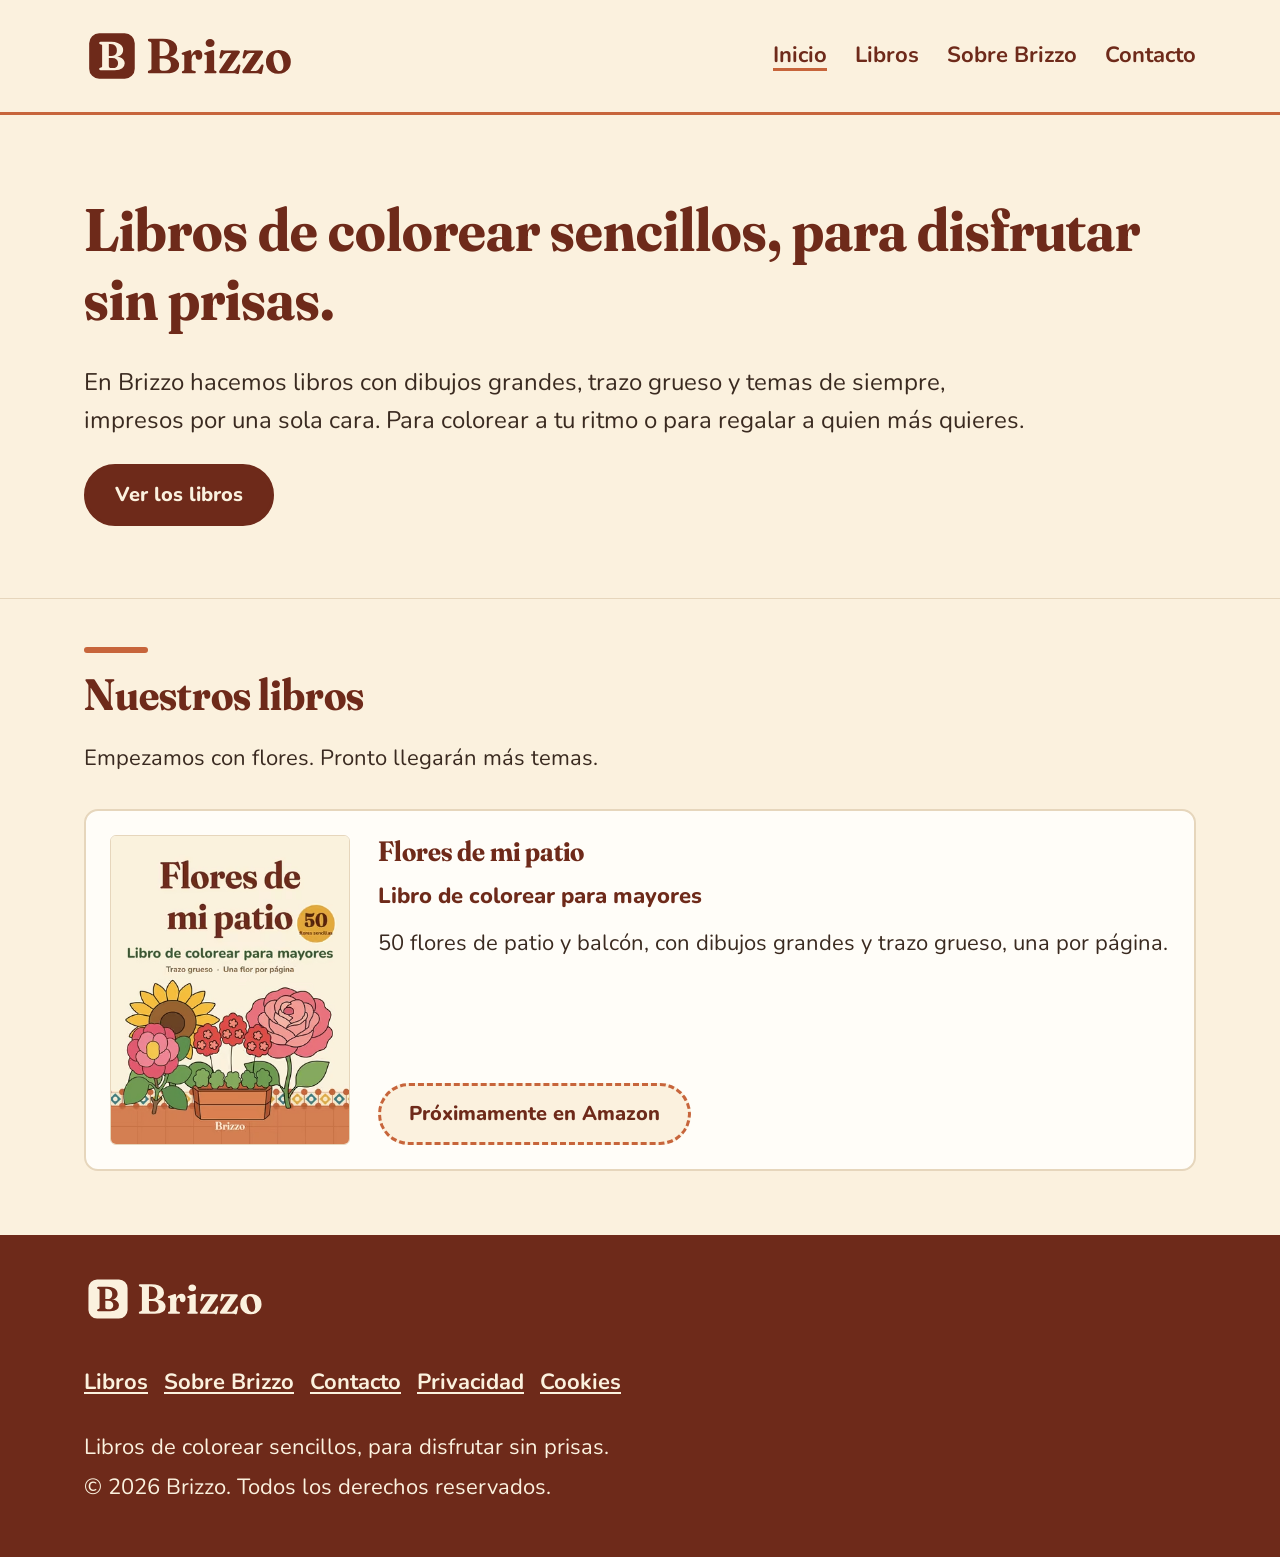
<file: index.html>
<!doctype html>
<html lang="es">
<head>
<meta charset="utf-8">
<meta name="viewport" content="width=device-width, initial-scale=1">
<title>Brizzo · Libros de colorear sencillos</title>
<meta name="description" content="Libros de colorear con dibujos grandes, trazo grueso y temas de siempre, impresos por una sola cara. Para colorear a tu ritmo o para regalar.">
<link rel="canonical" href="https://brizzo.es/">
<link rel="icon" href="/assets/favicon.ico" sizes="32x32">
<link rel="icon" href="/assets/favicon.svg" type="image/svg+xml">
<link rel="apple-touch-icon" href="/assets/apple-touch-icon.png">
<link rel="manifest" href="/assets/site.webmanifest">
<link rel="preload" href="/assets/fonts/fraunces-latin.woff2" as="font" type="font/woff2" crossorigin>
<link rel="preload" href="/assets/fonts/nunito-latin.woff2" as="font" type="font/woff2" crossorigin>
<link rel="stylesheet" href="/assets/css/estilo.css">
<meta name="theme-color" content="#FBF1DE">
</head>
<body>
<a class="saltar" href="#contenido">Saltar al contenido</a>
<header class="cabecera">
  <div class="envoltorio">
    <a class="marca" href="index.html"><img src="/assets/marca/brizzo-logo-c-claro.svg" width="213" height="56" alt="Brizzo – inicio"></a>
    <nav class="menu" aria-label="Principal"><ul><li><a href="index.html" aria-current="page">Inicio</a></li><li><a href="index.html#libros">Libros</a></li><li><a href="sobre.html">Sobre Brizzo</a></li><li><a href="contacto.html">Contacto</a></li></ul></nav>
  </div>
</header>
<main id="contenido">
<section class="portada">
  <div class="envoltorio">
    <h1>Libros de colorear sencillos, para disfrutar sin prisas.</h1>
    <p>En Brizzo hacemos libros con dibujos grandes, trazo grueso y temas de siempre, impresos por una sola cara. Para colorear a tu ritmo o para regalar a quien más quieres.</p>
    <a class="boton" href="#libros">Ver los libros</a>
  </div>
</section>
<section class="libros" id="libros" aria-labelledby="titulo-libros">
  <div class="envoltorio">
    <h2 class="acento" id="titulo-libros">Nuestros libros</h2>
    <p class="libros__entradilla">Empezamos con flores. Pronto llegarán más temas.</p>
    <ul class="rejilla">
    <li class="libro">
      <picture>
        <source type="image/avif" srcset="/assets/img/livros/01-flores-de-mi-patio-360.avif 360w, /assets/img/livros/01-flores-de-mi-patio-540.avif 540w, /assets/img/livros/01-flores-de-mi-patio-720.avif 720w" sizes="(min-width: 48rem) 15rem, 90vw">
        <source type="image/webp" srcset="/assets/img/livros/01-flores-de-mi-patio-360.webp 360w, /assets/img/livros/01-flores-de-mi-patio-540.webp 540w, /assets/img/livros/01-flores-de-mi-patio-720.webp 720w" sizes="(min-width: 48rem) 15rem, 90vw">
        <img src="/assets/img/livros/01-flores-de-mi-patio-540.jpg" width="540" height="699" alt="Portada de «Flores de mi patio»: un girasol, una camelia, geranios en una jardinera y una rosa sobre un suelo de barro con una cenefa de azulejos." loading="eager">
      </picture>
      <h3>Flores de mi patio</h3>
      <p class="libro__etiqueta">Libro de colorear para mayores</p>
      <p class="libro__frase">50 flores de patio y balcón, con dibujos grandes y trazo grueso, una por página.</p>
      <span class="boton boton--pendiente" role="note">Próximamente en Amazon</span>
    </li>
    </ul>
  </div>
</section>
</main>
<footer class="pie">
  <div class="envoltorio">
    <a class="marca" href="index.html"><img src="/assets/marca/brizzo-logo-c-escuro.svg" width="182" height="48" alt="Brizzo – inicio" loading="lazy"></a>
    <nav aria-label="Pie de página"><ul><li><a href="index.html#libros">Libros</a></li><li><a href="sobre.html">Sobre Brizzo</a></li><li><a href="contacto.html">Contacto</a></li><li><a href="privacidad.html">Privacidad</a></li><li><a href="cookies.html">Cookies</a></li></ul></nav>
    <p>Libros de colorear sencillos, para disfrutar sin prisas.</p>
    <p>© 2026 Brizzo. Todos los derechos reservados.</p>
  </div>
</footer>
</body>
</html>
</file>
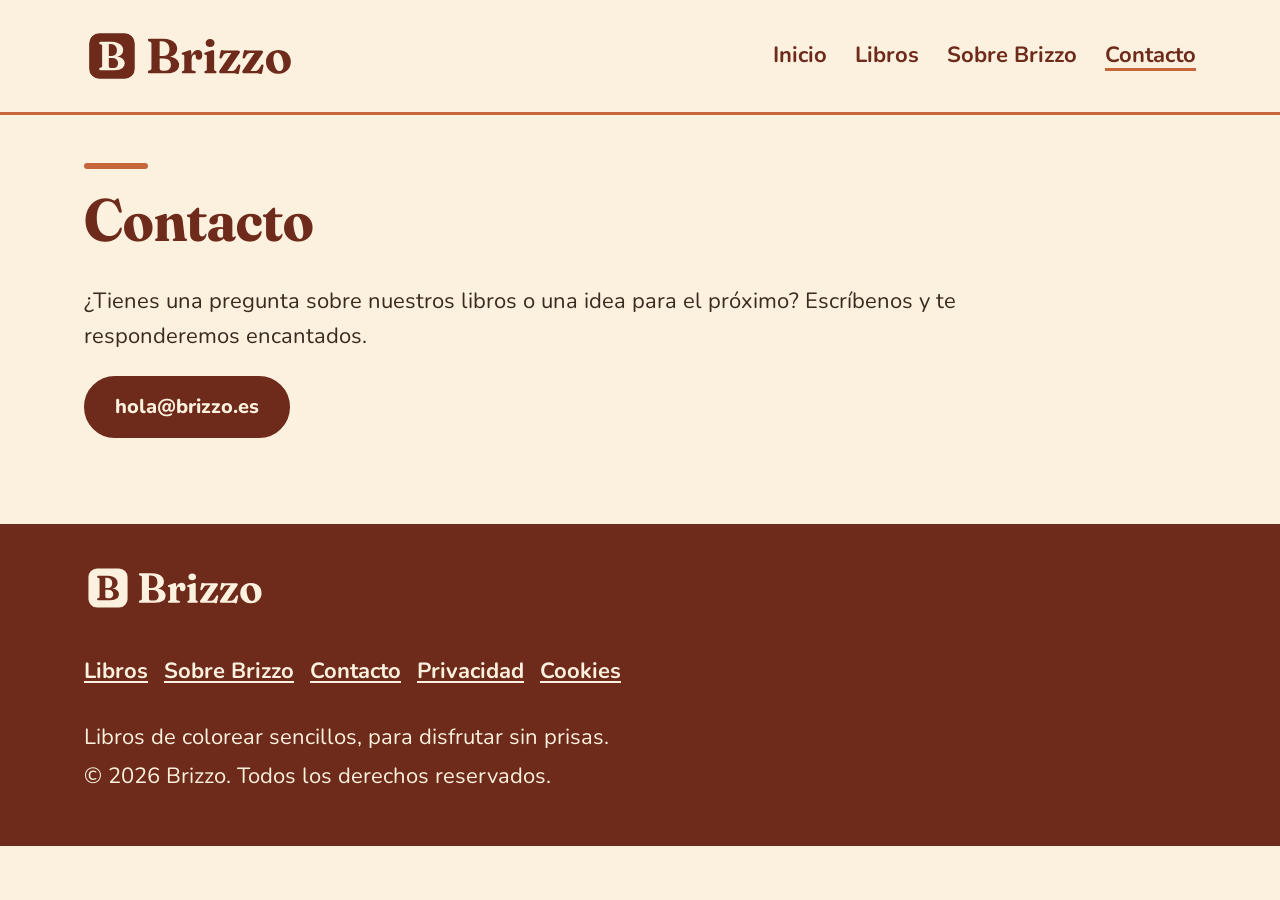
<file: contacto.html>
<!doctype html>
<html lang="es">
<head>
<meta charset="utf-8">
<meta name="viewport" content="width=device-width, initial-scale=1">
<title>Contacto · Brizzo</title>
<meta name="description" content="¿Tienes una pregunta o una idea para un próximo libro de colorear? Escríbenos a Brizzo y te responderemos encantados.">
<link rel="canonical" href="https://brizzo.es/contacto.html">
<link rel="icon" href="/assets/favicon.ico" sizes="32x32">
<link rel="icon" href="/assets/favicon.svg" type="image/svg+xml">
<link rel="apple-touch-icon" href="/assets/apple-touch-icon.png">
<link rel="manifest" href="/assets/site.webmanifest">
<link rel="preload" href="/assets/fonts/fraunces-latin.woff2" as="font" type="font/woff2" crossorigin>
<link rel="preload" href="/assets/fonts/nunito-latin.woff2" as="font" type="font/woff2" crossorigin>
<link rel="stylesheet" href="/assets/css/estilo.css">
<meta name="theme-color" content="#FBF1DE">
</head>
<body>
<a class="saltar" href="#contenido">Saltar al contenido</a>
<header class="cabecera">
  <div class="envoltorio">
    <a class="marca" href="index.html"><img src="/assets/marca/brizzo-logo-c-claro.svg" width="213" height="56" alt="Brizzo – inicio"></a>
    <nav class="menu" aria-label="Principal"><ul><li><a href="index.html">Inicio</a></li><li><a href="index.html#libros">Libros</a></li><li><a href="sobre.html">Sobre Brizzo</a></li><li><a href="contacto.html" aria-current="page">Contacto</a></li></ul></nav>
  </div>
</header>
<main id="contenido">
<article class="pagina">
  <div class="envoltorio">
    <h1 class="acento">Contacto</h1>
    <p>¿Tienes una pregunta sobre nuestros libros o una idea para el próximo? Escríbenos y te responderemos encantados.</p>
    <p><a class="boton" href="mailto:hola@brizzo.es">hola@brizzo.es</a></p>
  </div>
</article>
</main>
<footer class="pie">
  <div class="envoltorio">
    <a class="marca" href="index.html"><img src="/assets/marca/brizzo-logo-c-escuro.svg" width="182" height="48" alt="Brizzo – inicio" loading="lazy"></a>
    <nav aria-label="Pie de página"><ul><li><a href="index.html#libros">Libros</a></li><li><a href="sobre.html">Sobre Brizzo</a></li><li><a href="contacto.html">Contacto</a></li><li><a href="privacidad.html">Privacidad</a></li><li><a href="cookies.html">Cookies</a></li></ul></nav>
    <p>Libros de colorear sencillos, para disfrutar sin prisas.</p>
    <p>© 2026 Brizzo. Todos los derechos reservados.</p>
  </div>
</footer>
</body>
</html>
</file>
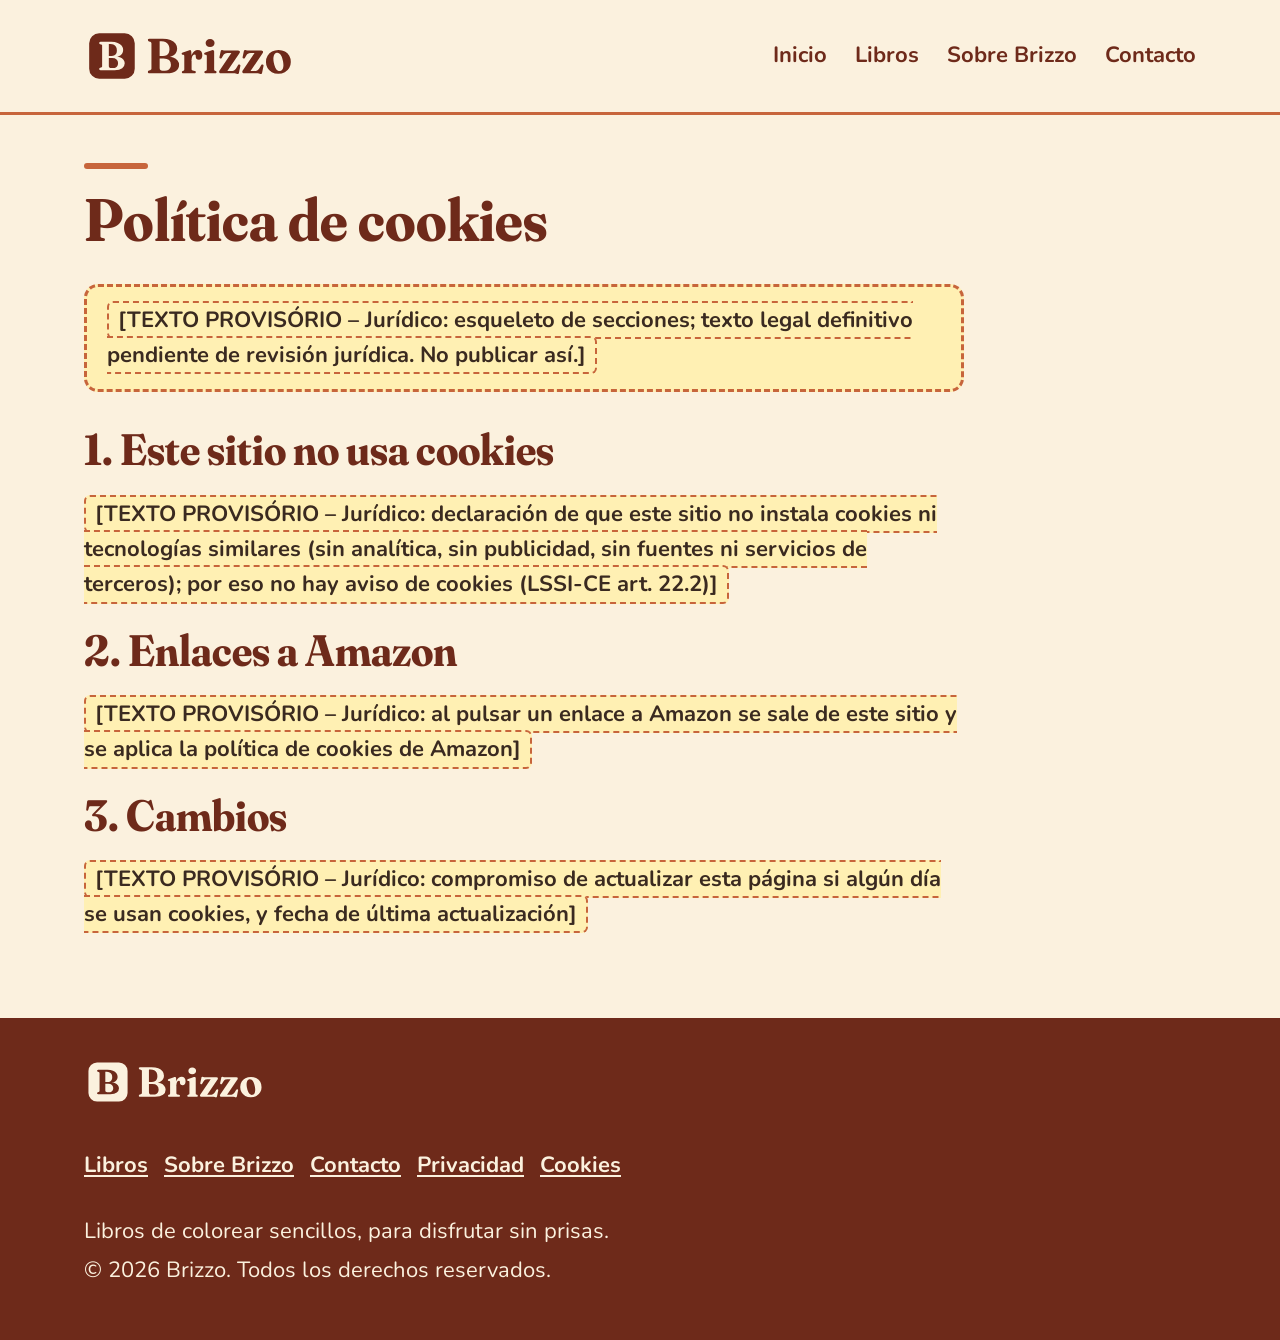
<file: cookies.html>
<!doctype html>
<html lang="es">
<head>
<meta charset="utf-8">
<meta name="viewport" content="width=device-width, initial-scale=1">
<title>Cookies · Brizzo</title>
<link rel="canonical" href="https://brizzo.es/cookies.html">
<link rel="icon" href="/assets/favicon.ico" sizes="32x32">
<link rel="icon" href="/assets/favicon.svg" type="image/svg+xml">
<link rel="apple-touch-icon" href="/assets/apple-touch-icon.png">
<link rel="manifest" href="/assets/site.webmanifest">
<link rel="preload" href="/assets/fonts/fraunces-latin.woff2" as="font" type="font/woff2" crossorigin>
<link rel="preload" href="/assets/fonts/nunito-latin.woff2" as="font" type="font/woff2" crossorigin>
<link rel="stylesheet" href="/assets/css/estilo.css">
<meta name="theme-color" content="#FBF1DE">
</head>
<body>
<a class="saltar" href="#contenido">Saltar al contenido</a>
<header class="cabecera">
  <div class="envoltorio">
    <a class="marca" href="index.html"><img src="/assets/marca/brizzo-logo-c-claro.svg" width="213" height="56" alt="Brizzo – inicio"></a>
    <nav class="menu" aria-label="Principal"><ul><li><a href="index.html">Inicio</a></li><li><a href="index.html#libros">Libros</a></li><li><a href="sobre.html">Sobre Brizzo</a></li><li><a href="contacto.html">Contacto</a></li></ul></nav>
  </div>
</header>
<main id="contenido">
<article class="pagina">
  <div class="envoltorio">
    <h1 class="acento">Política de cookies</h1>
<p class="aviso-borrador"><span class="provisorio">[TEXTO PROVISÓRIO – Jurídico: esqueleto de secciones; texto legal definitivo pendiente de revisión jurídica. No publicar así.]</span></p>
    <h2>1. Este sitio no usa cookies</h2>
    <p><span class="provisorio">[TEXTO PROVISÓRIO – Jurídico: declaración de que este sitio no instala cookies ni tecnologías similares (sin analítica, sin publicidad, sin fuentes ni servicios de terceros); por eso no hay aviso de cookies (LSSI-CE art. 22.2)]</span></p>
    <h2>2. Enlaces a Amazon</h2>
    <p><span class="provisorio">[TEXTO PROVISÓRIO – Jurídico: al pulsar un enlace a Amazon se sale de este sitio y se aplica la política de cookies de Amazon]</span></p>
    <h2>3. Cambios</h2>
    <p><span class="provisorio">[TEXTO PROVISÓRIO – Jurídico: compromiso de actualizar esta página si algún día se usan cookies, y fecha de última actualización]</span></p>
  </div>
</article>
</main>
<footer class="pie">
  <div class="envoltorio">
    <a class="marca" href="index.html"><img src="/assets/marca/brizzo-logo-c-escuro.svg" width="182" height="48" alt="Brizzo – inicio" loading="lazy"></a>
    <nav aria-label="Pie de página"><ul><li><a href="index.html#libros">Libros</a></li><li><a href="sobre.html">Sobre Brizzo</a></li><li><a href="contacto.html">Contacto</a></li><li><a href="privacidad.html">Privacidad</a></li><li><a href="cookies.html">Cookies</a></li></ul></nav>
    <p>Libros de colorear sencillos, para disfrutar sin prisas.</p>
    <p>© 2026 Brizzo. Todos los derechos reservados.</p>
  </div>
</footer>
</body>
</html>
</file>
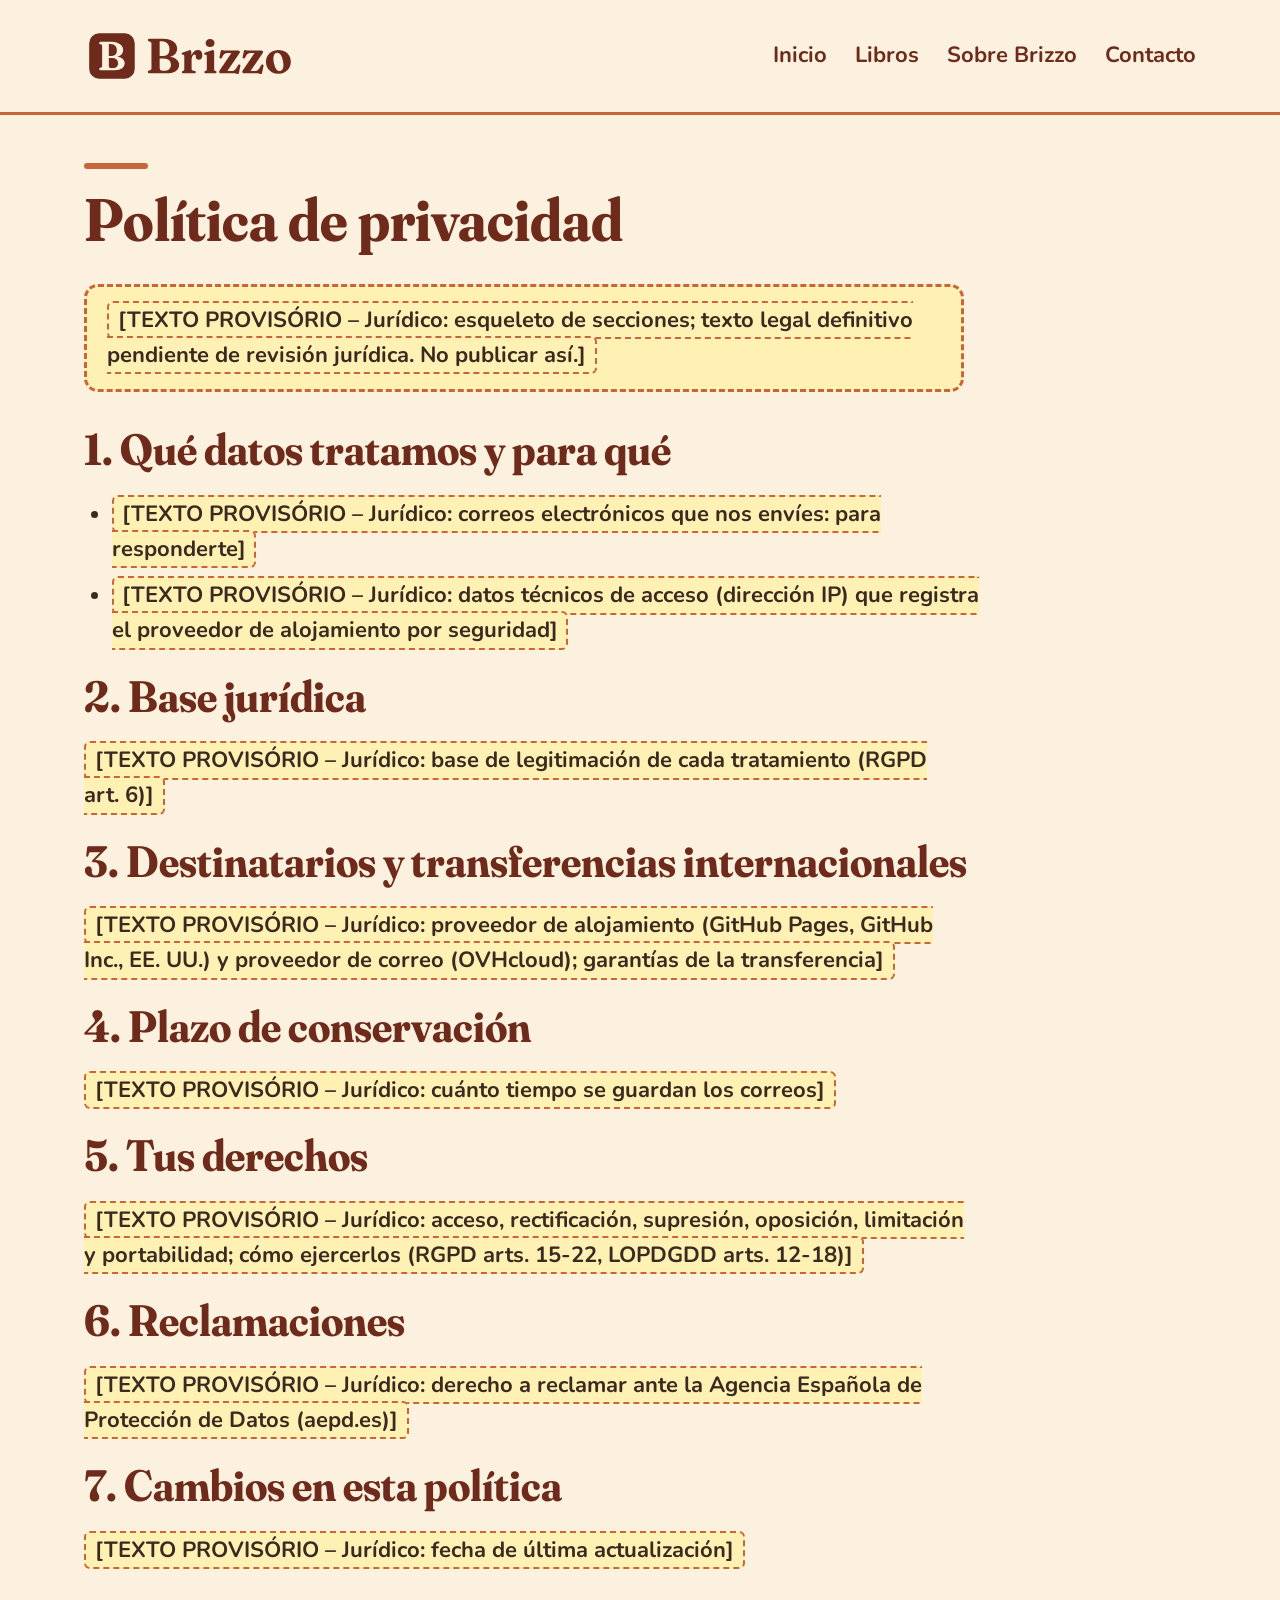
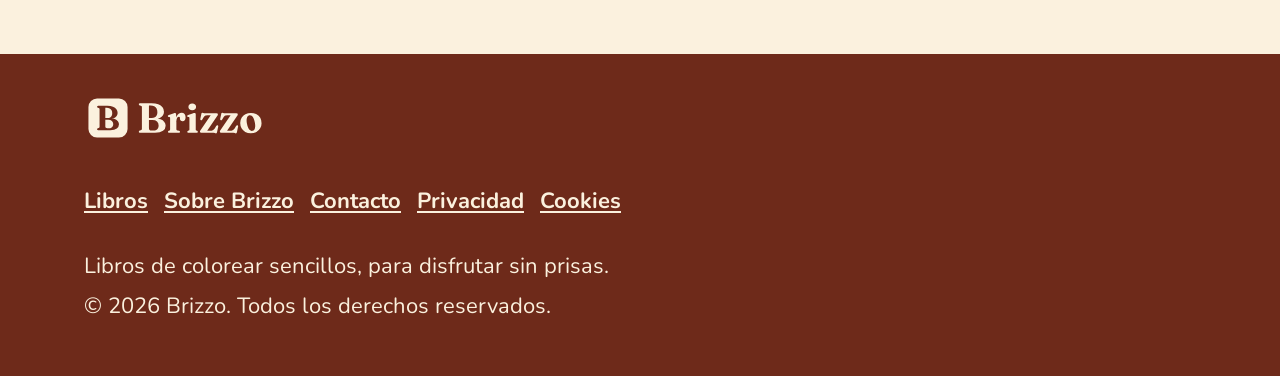
<file: privacidad.html>
<!doctype html>
<html lang="es">
<head>
<meta charset="utf-8">
<meta name="viewport" content="width=device-width, initial-scale=1">
<title>Privacidad · Brizzo</title>
<link rel="canonical" href="https://brizzo.es/privacidad.html">
<link rel="icon" href="/assets/favicon.ico" sizes="32x32">
<link rel="icon" href="/assets/favicon.svg" type="image/svg+xml">
<link rel="apple-touch-icon" href="/assets/apple-touch-icon.png">
<link rel="manifest" href="/assets/site.webmanifest">
<link rel="preload" href="/assets/fonts/fraunces-latin.woff2" as="font" type="font/woff2" crossorigin>
<link rel="preload" href="/assets/fonts/nunito-latin.woff2" as="font" type="font/woff2" crossorigin>
<link rel="stylesheet" href="/assets/css/estilo.css">
<meta name="theme-color" content="#FBF1DE">
</head>
<body>
<a class="saltar" href="#contenido">Saltar al contenido</a>
<header class="cabecera">
  <div class="envoltorio">
    <a class="marca" href="index.html"><img src="/assets/marca/brizzo-logo-c-claro.svg" width="213" height="56" alt="Brizzo – inicio"></a>
    <nav class="menu" aria-label="Principal"><ul><li><a href="index.html">Inicio</a></li><li><a href="index.html#libros">Libros</a></li><li><a href="sobre.html">Sobre Brizzo</a></li><li><a href="contacto.html">Contacto</a></li></ul></nav>
  </div>
</header>
<main id="contenido">
<article class="pagina">
  <div class="envoltorio">
    <h1 class="acento">Política de privacidad</h1>
<p class="aviso-borrador"><span class="provisorio">[TEXTO PROVISÓRIO – Jurídico: esqueleto de secciones; texto legal definitivo pendiente de revisión jurídica. No publicar así.]</span></p>
    <h2>1. Qué datos tratamos y para qué</h2>
    <ul>
      <li><span class="provisorio">[TEXTO PROVISÓRIO – Jurídico: correos electrónicos que nos envíes: para responderte]</span></li>
      <li><span class="provisorio">[TEXTO PROVISÓRIO – Jurídico: datos técnicos de acceso (dirección IP) que registra el proveedor de alojamiento por seguridad]</span></li>
    </ul>
    <h2>2. Base jurídica</h2>
    <p><span class="provisorio">[TEXTO PROVISÓRIO – Jurídico: base de legitimación de cada tratamiento (RGPD art. 6)]</span></p>
    <h2>3. Destinatarios y transferencias internacionales</h2>
    <p><span class="provisorio">[TEXTO PROVISÓRIO – Jurídico: proveedor de alojamiento (GitHub Pages, GitHub Inc., EE. UU.) y proveedor de correo (OVHcloud); garantías de la transferencia]</span></p>
    <h2>4. Plazo de conservación</h2>
    <p><span class="provisorio">[TEXTO PROVISÓRIO – Jurídico: cuánto tiempo se guardan los correos]</span></p>
    <h2>5. Tus derechos</h2>
    <p><span class="provisorio">[TEXTO PROVISÓRIO – Jurídico: acceso, rectificación, supresión, oposición, limitación y portabilidad; cómo ejercerlos (RGPD arts. 15-22, LOPDGDD arts. 12-18)]</span></p>
    <h2>6. Reclamaciones</h2>
    <p><span class="provisorio">[TEXTO PROVISÓRIO – Jurídico: derecho a reclamar ante la Agencia Española de Protección de Datos (aepd.es)]</span></p>
    <h2>7. Cambios en esta política</h2>
    <p><span class="provisorio">[TEXTO PROVISÓRIO – Jurídico: fecha de última actualización]</span></p>
  </div>
</article>
</main>
<footer class="pie">
  <div class="envoltorio">
    <a class="marca" href="index.html"><img src="/assets/marca/brizzo-logo-c-escuro.svg" width="182" height="48" alt="Brizzo – inicio" loading="lazy"></a>
    <nav aria-label="Pie de página"><ul><li><a href="index.html#libros">Libros</a></li><li><a href="sobre.html">Sobre Brizzo</a></li><li><a href="contacto.html">Contacto</a></li><li><a href="privacidad.html">Privacidad</a></li><li><a href="cookies.html">Cookies</a></li></ul></nav>
    <p>Libros de colorear sencillos, para disfrutar sin prisas.</p>
    <p>© 2026 Brizzo. Todos los derechos reservados.</p>
  </div>
</footer>
</body>
</html>
</file>
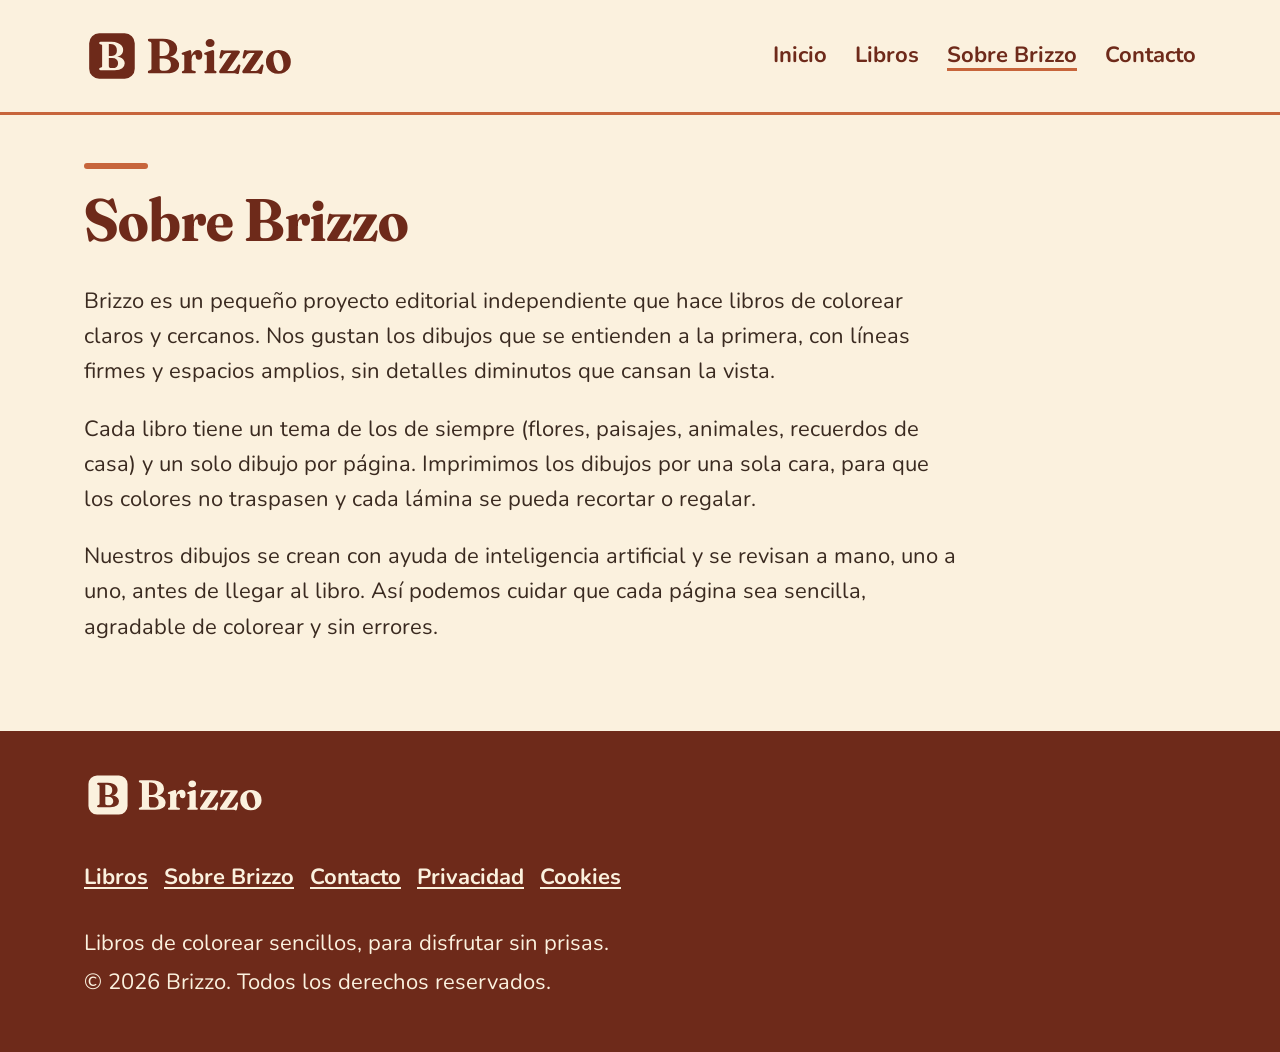
<file: sobre.html>
<!doctype html>
<html lang="es">
<head>
<meta charset="utf-8">
<meta name="viewport" content="width=device-width, initial-scale=1">
<title>Sobre Brizzo · Quiénes somos</title>
<meta name="description" content="Brizzo es un pequeño proyecto editorial de libros de colorear con dibujos claros y temas cercanos. Conoce cómo hacemos nuestros libros.">
<link rel="canonical" href="https://brizzo.es/sobre.html">
<link rel="icon" href="/assets/favicon.ico" sizes="32x32">
<link rel="icon" href="/assets/favicon.svg" type="image/svg+xml">
<link rel="apple-touch-icon" href="/assets/apple-touch-icon.png">
<link rel="manifest" href="/assets/site.webmanifest">
<link rel="preload" href="/assets/fonts/fraunces-latin.woff2" as="font" type="font/woff2" crossorigin>
<link rel="preload" href="/assets/fonts/nunito-latin.woff2" as="font" type="font/woff2" crossorigin>
<link rel="stylesheet" href="/assets/css/estilo.css">
<meta name="theme-color" content="#FBF1DE">
</head>
<body>
<a class="saltar" href="#contenido">Saltar al contenido</a>
<header class="cabecera">
  <div class="envoltorio">
    <a class="marca" href="index.html"><img src="/assets/marca/brizzo-logo-c-claro.svg" width="213" height="56" alt="Brizzo – inicio"></a>
    <nav class="menu" aria-label="Principal"><ul><li><a href="index.html">Inicio</a></li><li><a href="index.html#libros">Libros</a></li><li><a href="sobre.html" aria-current="page">Sobre Brizzo</a></li><li><a href="contacto.html">Contacto</a></li></ul></nav>
  </div>
</header>
<main id="contenido">
<article class="pagina">
  <div class="envoltorio">
    <h1 class="acento">Sobre Brizzo</h1>
    <p>Brizzo es un pequeño proyecto editorial independiente que hace libros de colorear claros y cercanos. Nos gustan los dibujos que se entienden a la primera, con líneas firmes y espacios amplios, sin detalles diminutos que cansan la vista.</p>
    <p>Cada libro tiene un tema de los de siempre (flores, paisajes, animales, recuerdos de casa) y un solo dibujo por página. Imprimimos los dibujos por una sola cara, para que los colores no traspasen y cada lámina se pueda recortar o regalar.</p>
    <p>Nuestros dibujos se crean con ayuda de inteligencia artificial y se revisan a mano, uno a uno, antes de llegar al libro. Así podemos cuidar que cada página sea sencilla, agradable de colorear y sin errores.</p>
  </div>
</article>
</main>
<footer class="pie">
  <div class="envoltorio">
    <a class="marca" href="index.html"><img src="/assets/marca/brizzo-logo-c-escuro.svg" width="182" height="48" alt="Brizzo – inicio" loading="lazy"></a>
    <nav aria-label="Pie de página"><ul><li><a href="index.html#libros">Libros</a></li><li><a href="sobre.html">Sobre Brizzo</a></li><li><a href="contacto.html">Contacto</a></li><li><a href="privacidad.html">Privacidad</a></li><li><a href="cookies.html">Cookies</a></li></ul></nav>
    <p>Libros de colorear sencillos, para disfrutar sin prisas.</p>
    <p>© 2026 Brizzo. Todos los derechos reservados.</p>
  </div>
</footer>
</body>
</html>
</file>
<file: assets/css/estilo.css>
/* Brizzo — folha de estilo única. Identidade: /workspace/kdp/marca/guia-marca.md (v1, 30/10/2026). */
/* Fraunces Bold 700 · opsz 144 · SOFT 50 · WONK 0 (instância estática, como pede o guia para títulos) */
@font-face{font-family:"Fraunces";src:url("../fonts/fraunces-latin.woff2") format("woff2");font-weight:700;font-style:normal;font-display:swap}
/* Nunito variável 400–800 (Regular texto; Bold/ExtraBold menus e botões) */
@font-face{font-family:"Nunito";src:url("../fonts/nunito-latin.woff2") format("woff2");font-weight:400 800;font-style:normal;font-display:swap}

:root{
  /* Paleta da marca. A cor "viva" vem das capas dos livros, não da interface. */
  --creme:#FBF1DE;      /* fundo base, cabeçalho */
  --grena:#6E2A1A;      /* logótipo, títulos, links, botões — 9,33:1 sobre creme */
  --tinta:#3A2A20;      /* texto corrido — 12,23:1 sobre creme */
  --terracota:#C7653B;  /* SÓ acento: separadores e contornos decorativos (3,5:1 — nunca texto) */
  /* Neutros de apoio (maqueta do site do guia) */
  --cartao:#FFFDF8;     /* fundo dos cartões */
  --linha:#E6D6BC;      /* contornos suaves, fundo do menu ao passar */
  --radio:14px;
  --ancho:72rem;
}
*,*::before,*::after{box-sizing:border-box}
html{-webkit-text-size-adjust:100%;text-size-adjust:100%;scroll-behavior:smooth}
/* Texto: 20 px telemóvel / 22 px computador (guia: mínimo 18 px) */
body{margin:0;background:var(--creme);color:var(--tinta);font-family:"Nunito",system-ui,-apple-system,"Segoe UI",Roboto,Arial,sans-serif;font-weight:400;font-size:1.25rem;line-height:1.6}
@media (min-width:48rem){body{font-size:1.375rem}}
img{max-width:100%;height:auto;display:block}
h1,h2,h3{font-family:"Fraunces",Georgia,"Times New Roman",serif;color:var(--grena);font-weight:700;line-height:1.15;margin:0 0 .5em}
h1{font-size:clamp(2.2rem,6vw + 1rem,3.75rem)}
h2{font-size:clamp(1.9rem,3vw + 1rem,2.75rem)}
h3{font-size:1.75rem}
p{margin:0 0 1em;max-width:40em}
a{color:var(--grena);text-decoration-thickness:2px;text-underline-offset:3px}
a:hover{color:var(--tinta)}
:focus-visible{outline:4px solid var(--tinta);outline-offset:3px;border-radius:4px}
.envoltorio{max-width:var(--ancho);margin:0 auto;padding:0 1.25rem}
.saltar{position:absolute;left:-999px;top:0;background:var(--grena);color:var(--creme);padding:.75rem 1rem;z-index:10}
.saltar:focus{left:1rem;top:1rem}

/* Cabeçalho: creme; logótipo C claro à esquerda (40 px telemóvel / 56 px computador); menu grená, Nunito Bold.
   Espaço livre à volta do logótipo ≥ altura do "B" (≈ metade da altura do SVG). */
.cabecera{background:var(--creme);border-bottom:3px solid var(--terracota)}
.cabecera .envoltorio{display:flex;flex-wrap:wrap;align-items:center;justify-content:space-between;gap:.5rem 2rem;padding-top:1.25rem;padding-bottom:1.25rem}
.marca{display:inline-block;line-height:0;border-radius:6px}
.marca img{height:40px;width:auto}
@media (min-width:48rem){.cabecera .envoltorio{padding-top:1.75rem;padding-bottom:1.75rem}.marca img{height:56px}}
.menu ul{list-style:none;margin:0 -.75rem;padding:0;display:flex;flex-wrap:wrap;gap:0 .25rem}
.menu a{display:inline-flex;align-items:center;min-height:48px;padding:.25rem .75rem;font-weight:700;color:var(--grena);text-decoration:none;border-radius:999px}
.menu a:hover{background:var(--linha);color:var(--grena)}
.menu a[aria-current="page"]{text-decoration:underline;text-decoration-color:var(--terracota);text-decoration-thickness:3px;text-underline-offset:6px}

/* Acento terracota antes dos títulos de secção (substitui a antiga cenefa de azulejos, que usava cores do livro 01) */
.acento::before{content:"";display:block;width:4rem;height:6px;border-radius:3px;background:var(--terracota);margin-bottom:1rem}

/* Portada */
.portada{padding:3rem 0}
.portada p{font-size:1.375rem}
@media (min-width:48rem){.portada{padding:5rem 0 4.5rem}.portada p{font-size:1.5rem}}

/* Botões: ≥ 48 px de altura, texto grande, Nunito ExtraBold */
.boton{display:inline-flex;align-items:center;justify-content:center;min-height:56px;padding:.75rem 1.75rem;border-radius:999px;font-weight:800;font-size:1.25rem;text-decoration:none;border:3px solid var(--grena);background:var(--grena);color:var(--creme);text-align:center}
.boton:hover{background:var(--tinta);border-color:var(--tinta);color:var(--creme)}
.boton--pendiente,.boton--pendiente:hover{background:var(--creme);color:var(--grena);border:3px dashed var(--terracota);cursor:default}

/* Livros */
.libros{padding:3rem 0 4rem;border-top:1px solid var(--linha)}
.libros__entradilla{font-size:1.375rem}
.rejilla{list-style:none;margin:2rem 0 0;padding:0;display:grid;gap:2rem;grid-template-columns:repeat(auto-fill,minmax(min(100%,18rem),1fr))}
.libro{background:var(--cartao);border:2px solid var(--linha);border-radius:var(--radio);padding:1.25rem;display:flex;flex-direction:column;gap:.75rem}
.libro img{border-radius:6px;border:1px solid var(--linha);aspect-ratio:2550/3300;width:100%}
.libro h3{margin:.5rem 0 0}
.libro__etiqueta{color:var(--grena);font-weight:800;margin:0}
.libro__frase{margin:0}
.libro .boton{margin-top:auto}
@media (min-width:48rem){
  /* Em ecrãs largos o cartão fica na horizontal: capa à esquerda, texto à direita */
  .rejilla{grid-template-columns:repeat(auto-fill,minmax(36rem,1fr))}
  .libro{display:grid;grid-template-columns:15rem 1fr;grid-template-rows:auto auto auto 1fr;column-gap:1.75rem;row-gap:.75rem;align-items:start;padding:1.5rem}
  .libro picture{grid-row:1 / span 4}
  .libro h3{margin-top:0}
  .libro .boton{align-self:end;justify-self:start}
}

/* Páginas de texto */
.pagina{padding:3rem 0 4rem}
.pagina p,.pagina li{max-width:40em}
.pagina ul{padding-left:1.25em}
.pagina li{margin-bottom:.5em}

/* Marcas de texto provisório (temporárias, fora da paleta de propósito, para se verem bem) */
.provisorio{background:#FFF0B3;color:var(--tinta);border:2px dashed var(--terracota);padding:.1em .4em;border-radius:6px;font-weight:700}
.aviso-borrador{background:#FFF0B3;border:3px dashed var(--terracota);border-radius:var(--radio);padding:1rem 1.25rem;margin:0 0 2rem;font-weight:700}

/* Rodapé: fundo grená, logótipo C escuro, texto creme (9,33:1) */
.pie{background:var(--grena);color:var(--creme);padding:2.5rem 0 3rem}
.pie a{color:var(--creme)}
.pie a:hover{color:var(--creme);text-decoration-thickness:4px}
.pie :focus-visible{outline-color:var(--creme)}
.pie .marca{margin-bottom:1.5rem}
.pie .marca img{height:48px;width:auto}
.pie ul{list-style:none;margin:0 0 1.5rem;padding:0;display:flex;flex-wrap:wrap;gap:.25rem 1rem}
.pie li a{display:inline-flex;align-items:center;min-height:48px;font-weight:700}
.pie p{margin:.25rem 0}

@media (prefers-reduced-motion:reduce){html{scroll-behavior:auto}*{transition:none!important}}
</file>
